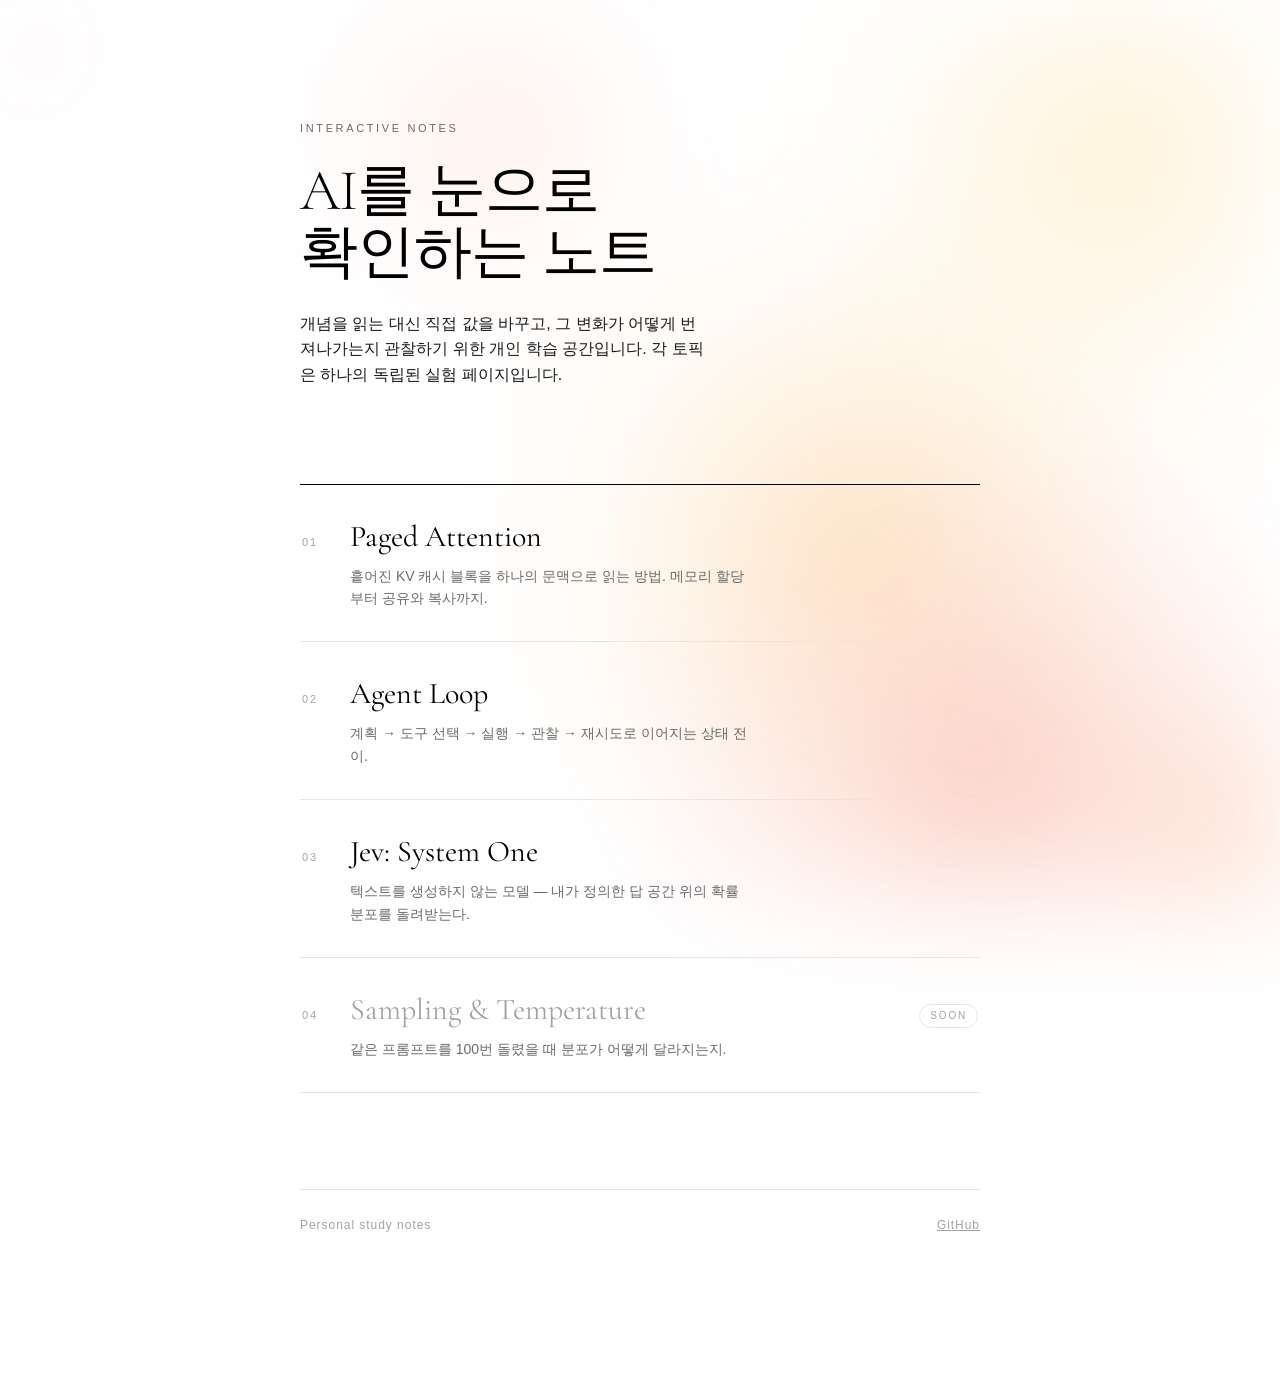
<file: index.html>
<!DOCTYPE html>
<html lang="ko">
<head>
<meta charset="utf-8">
<title>Interactive AI Notes</title>
<meta name="viewport" content="width=device-width, initial-scale=1">
<link rel="preconnect" href="https://fonts.googleapis.com">
<link rel="preconnect" href="https://fonts.gstatic.com" crossorigin>
<link href="https://fonts.googleapis.com/css2?family=Cormorant+Garamond:wght@300;400&display=swap" rel="stylesheet">
<link rel="stylesheet" href="/assets/site/palette.css">
<link rel="stylesheet" href="/assets/site/style.css">
</head>
<body>

<canvas id="backdrop"></canvas>

<main class="page">

  <header class="masthead">
    <p class="masthead__eyebrow">Interactive Notes</p>
    <h1 class="masthead__title">AI를 눈으로<br>확인하는 노트</h1>
    <p class="masthead__lede">
      개념을 읽는 대신 직접 값을 바꾸고, 그 변화가 어떻게 번져나가는지 관찰하기 위한
      개인 학습 공간입니다. 각 토픽은 하나의 독립된 실험 페이지입니다.
    </p>
  </header>

  <nav class="topics">

    <a class="topic" href="/experiments/paged-attention/">
      <div class="topic__row">
        <span class="topic__index">01</span>
        <h2 class="topic__name">Paged Attention</h2>
        <span class="topic__arrow">&#8594;</span>
      </div>
      <p class="topic__note">흩어진 KV 캐시 블록을 하나의 문맥으로 읽는 방법. 메모리 할당부터 공유와 복사까지.</p>
    </a>

    <a class="topic" href="/experiments/agent-loop/">
      <div class="topic__row">
        <span class="topic__index">02</span>
        <h2 class="topic__name">Agent Loop</h2>
        <span class="topic__arrow">&#8594;</span>
      </div>
      <p class="topic__note">계획 → 도구 선택 → 실행 → 관찰 → 재시도로 이어지는 상태 전이.</p>
    </a>

    <a class="topic" href="/experiments/jev-system-one/">
      <div class="topic__row">
        <span class="topic__index">03</span>
        <h2 class="topic__name">Jev: System One</h2>
        <span class="topic__arrow">&#8594;</span>
      </div>
      <p class="topic__note">텍스트를 생성하지 않는 모델 — 내가 정의한 답 공간 위의 확률 분포를 돌려받는다.</p>
    </a>

    <div class="topic topic--soon">
      <div class="topic__row">
        <span class="topic__index">04</span>
        <h2 class="topic__name">Sampling &amp; Temperature</h2>
        <span class="topic__tag">soon</span>
      </div>
      <p class="topic__note">같은 프롬프트를 100번 돌렸을 때 분포가 어떻게 달라지는지.</p>
    </div>

  </nav>

  <footer class="colophon">
    <span>Personal study notes</span>
    <a href="https://github.com/cindy-choi/cindy-choi.github.io">GitHub</a>
  </footer>

</main>

<script src="/assets/site/backdrop.js"></script>
</body>
</html>
</file>
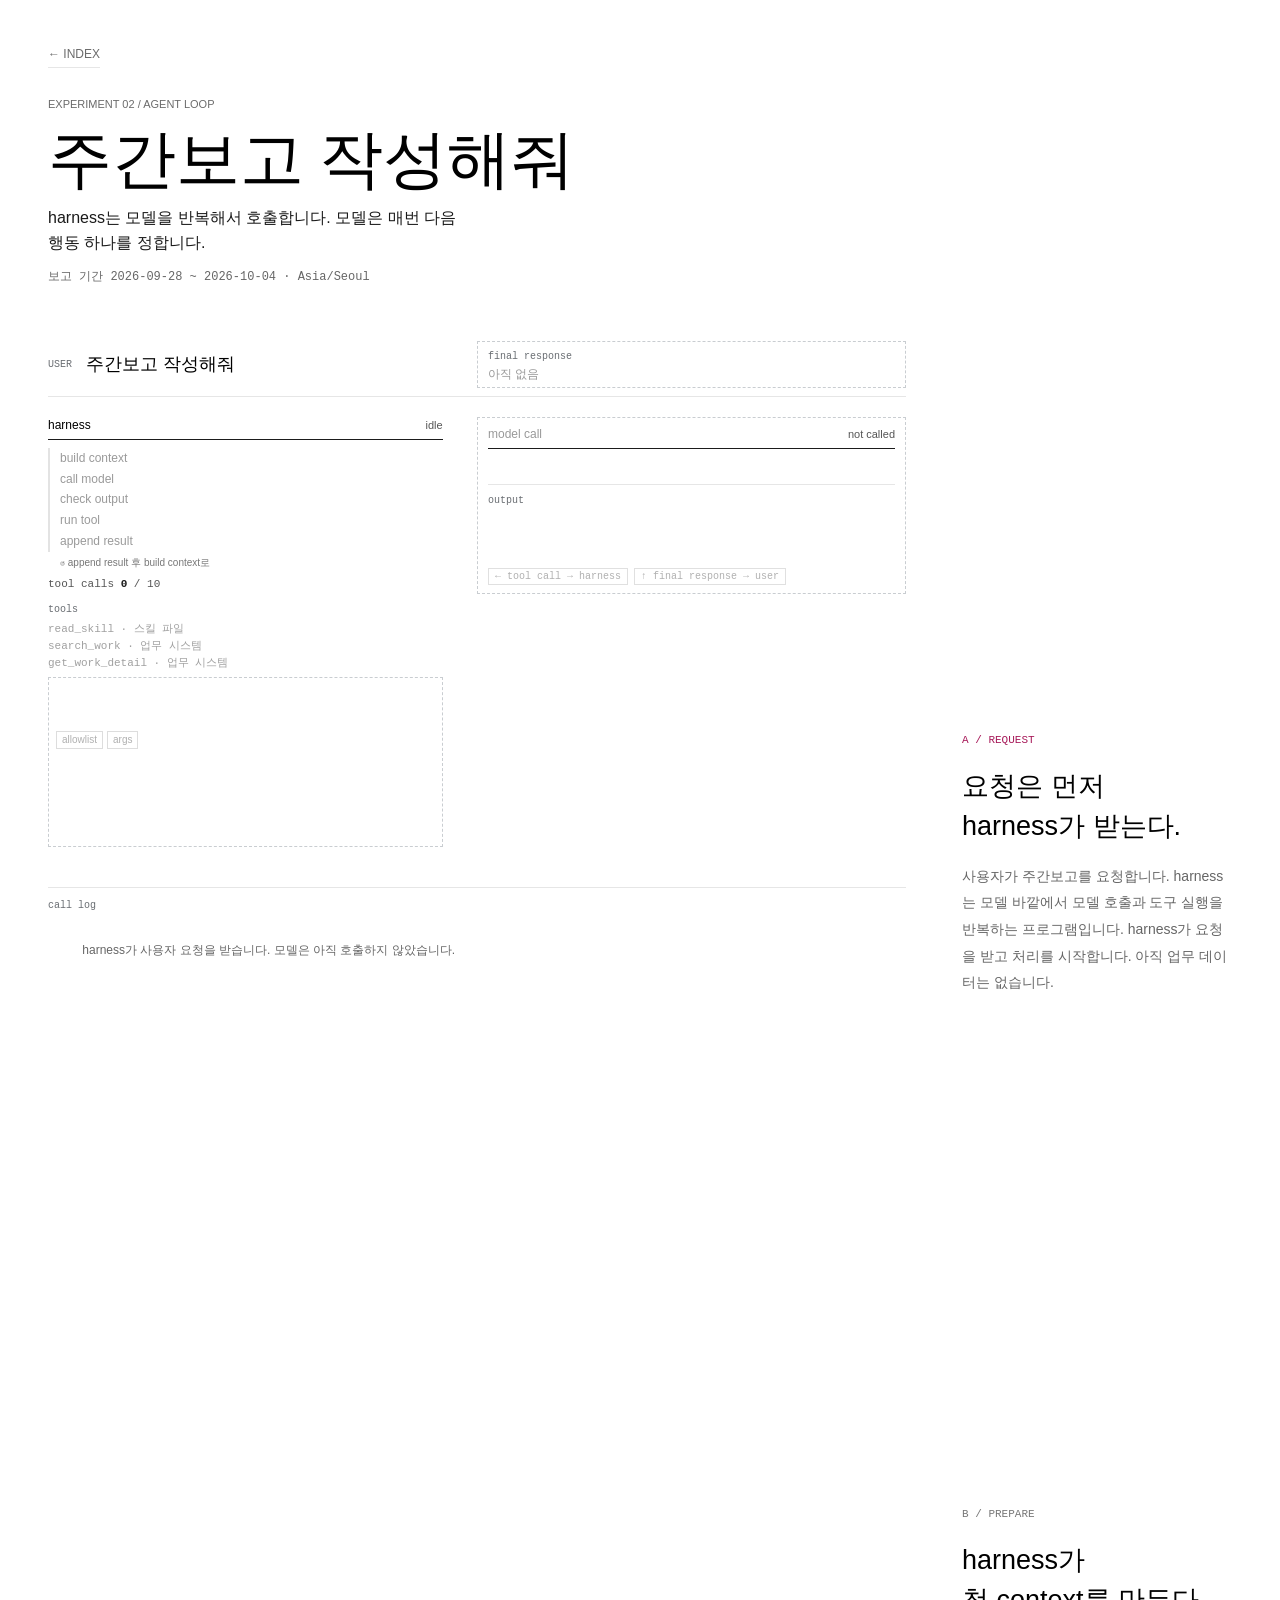
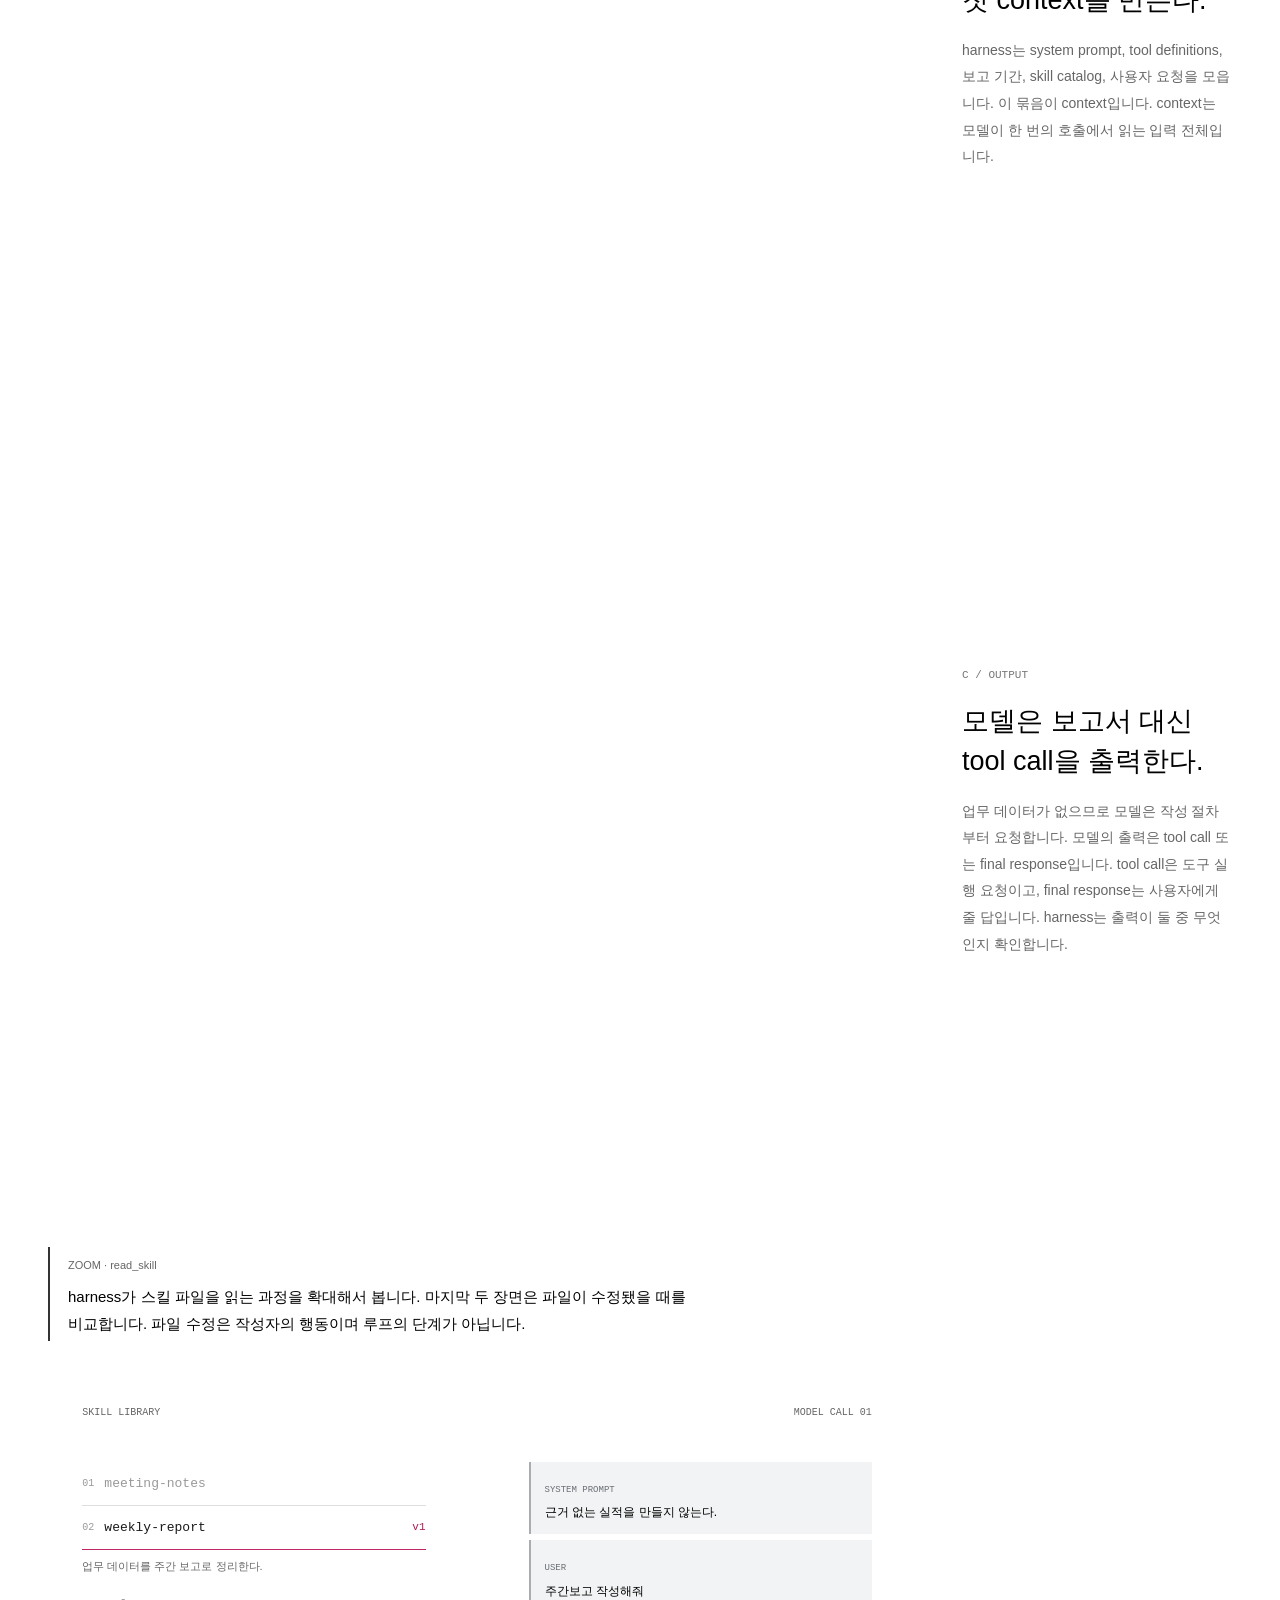
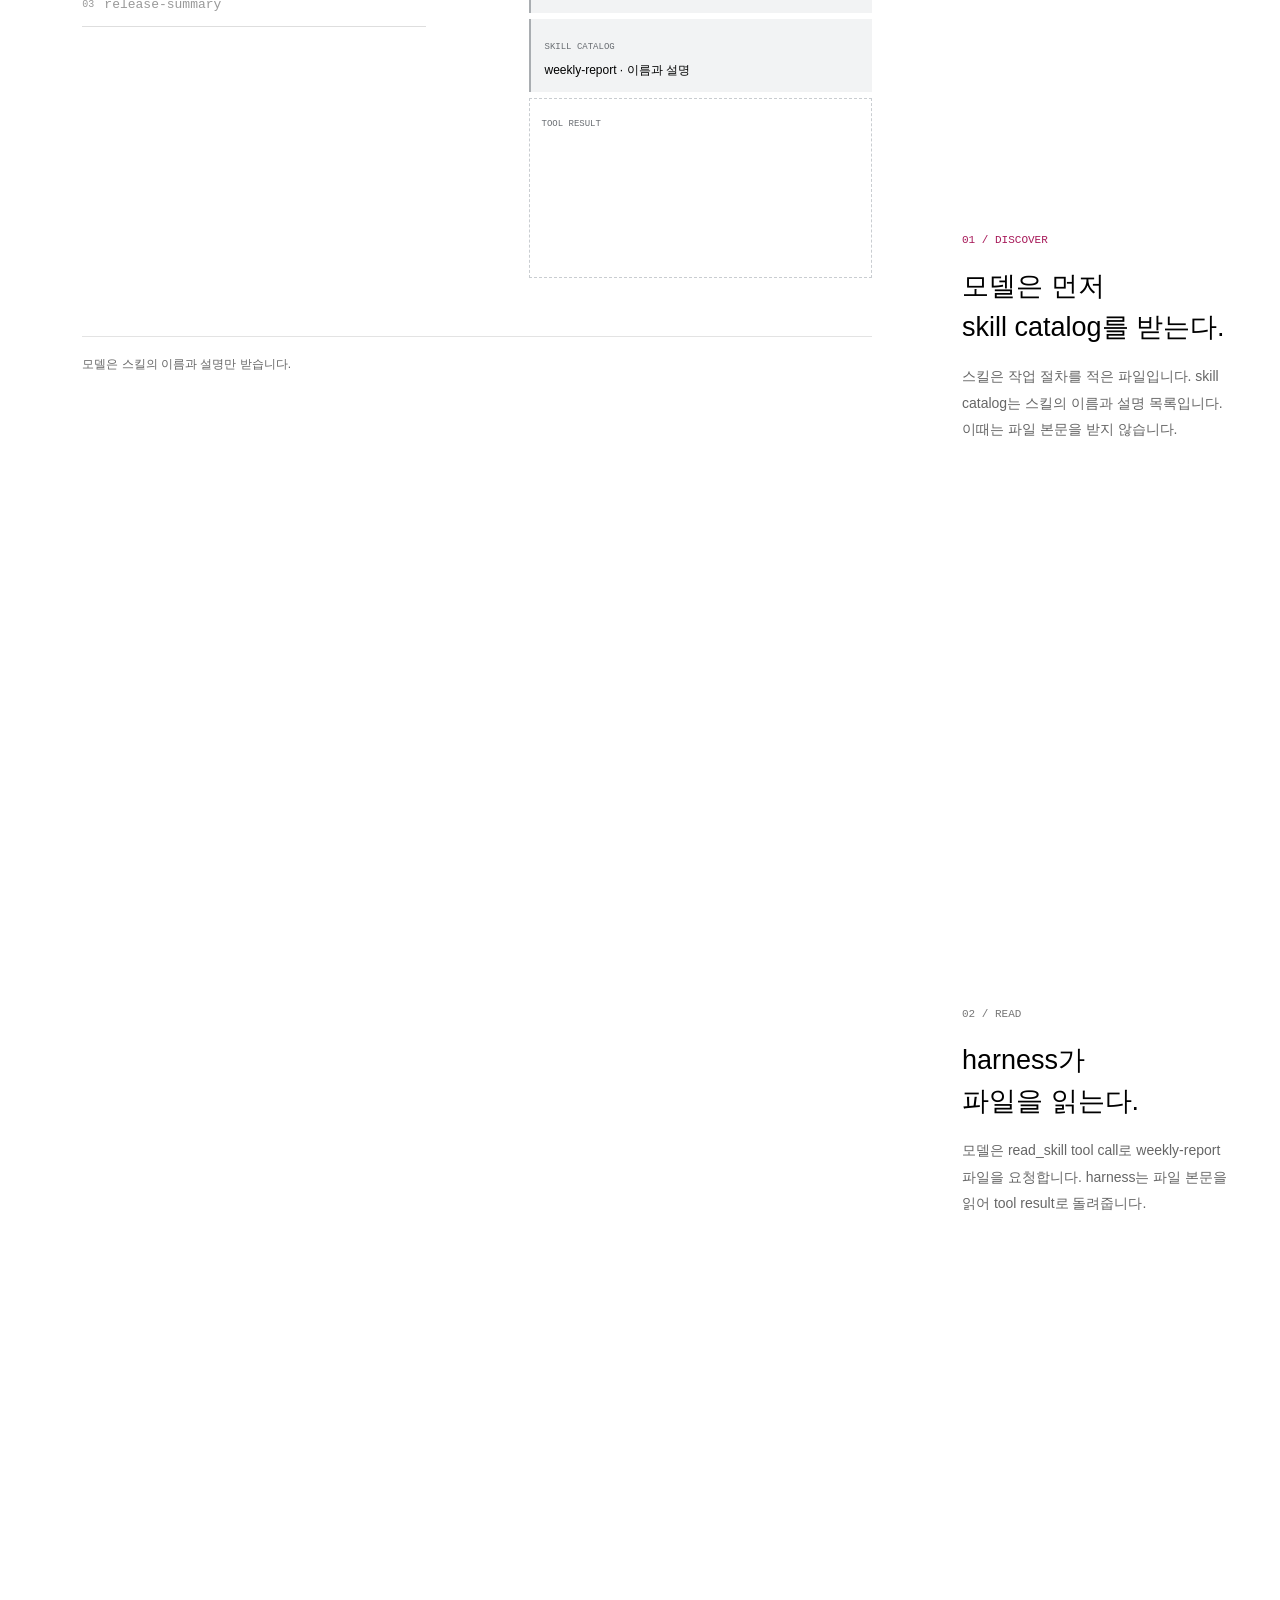
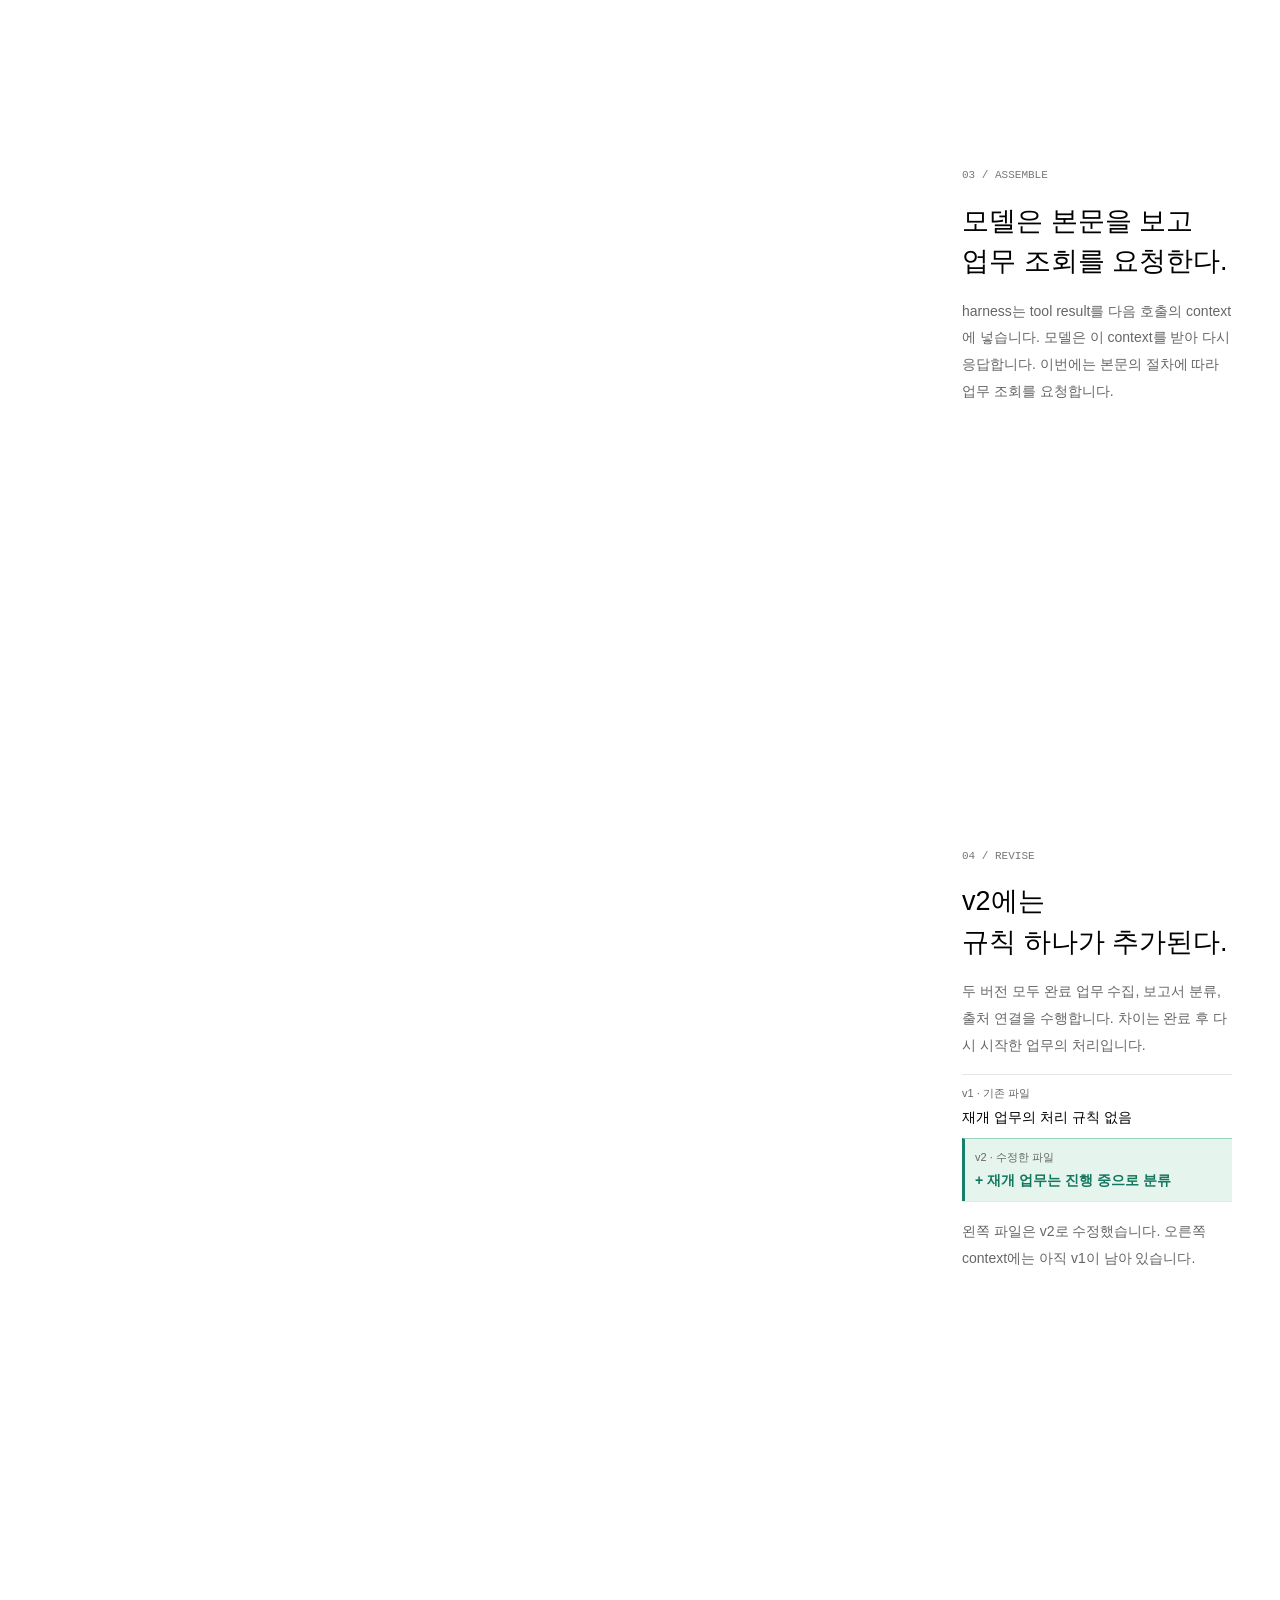
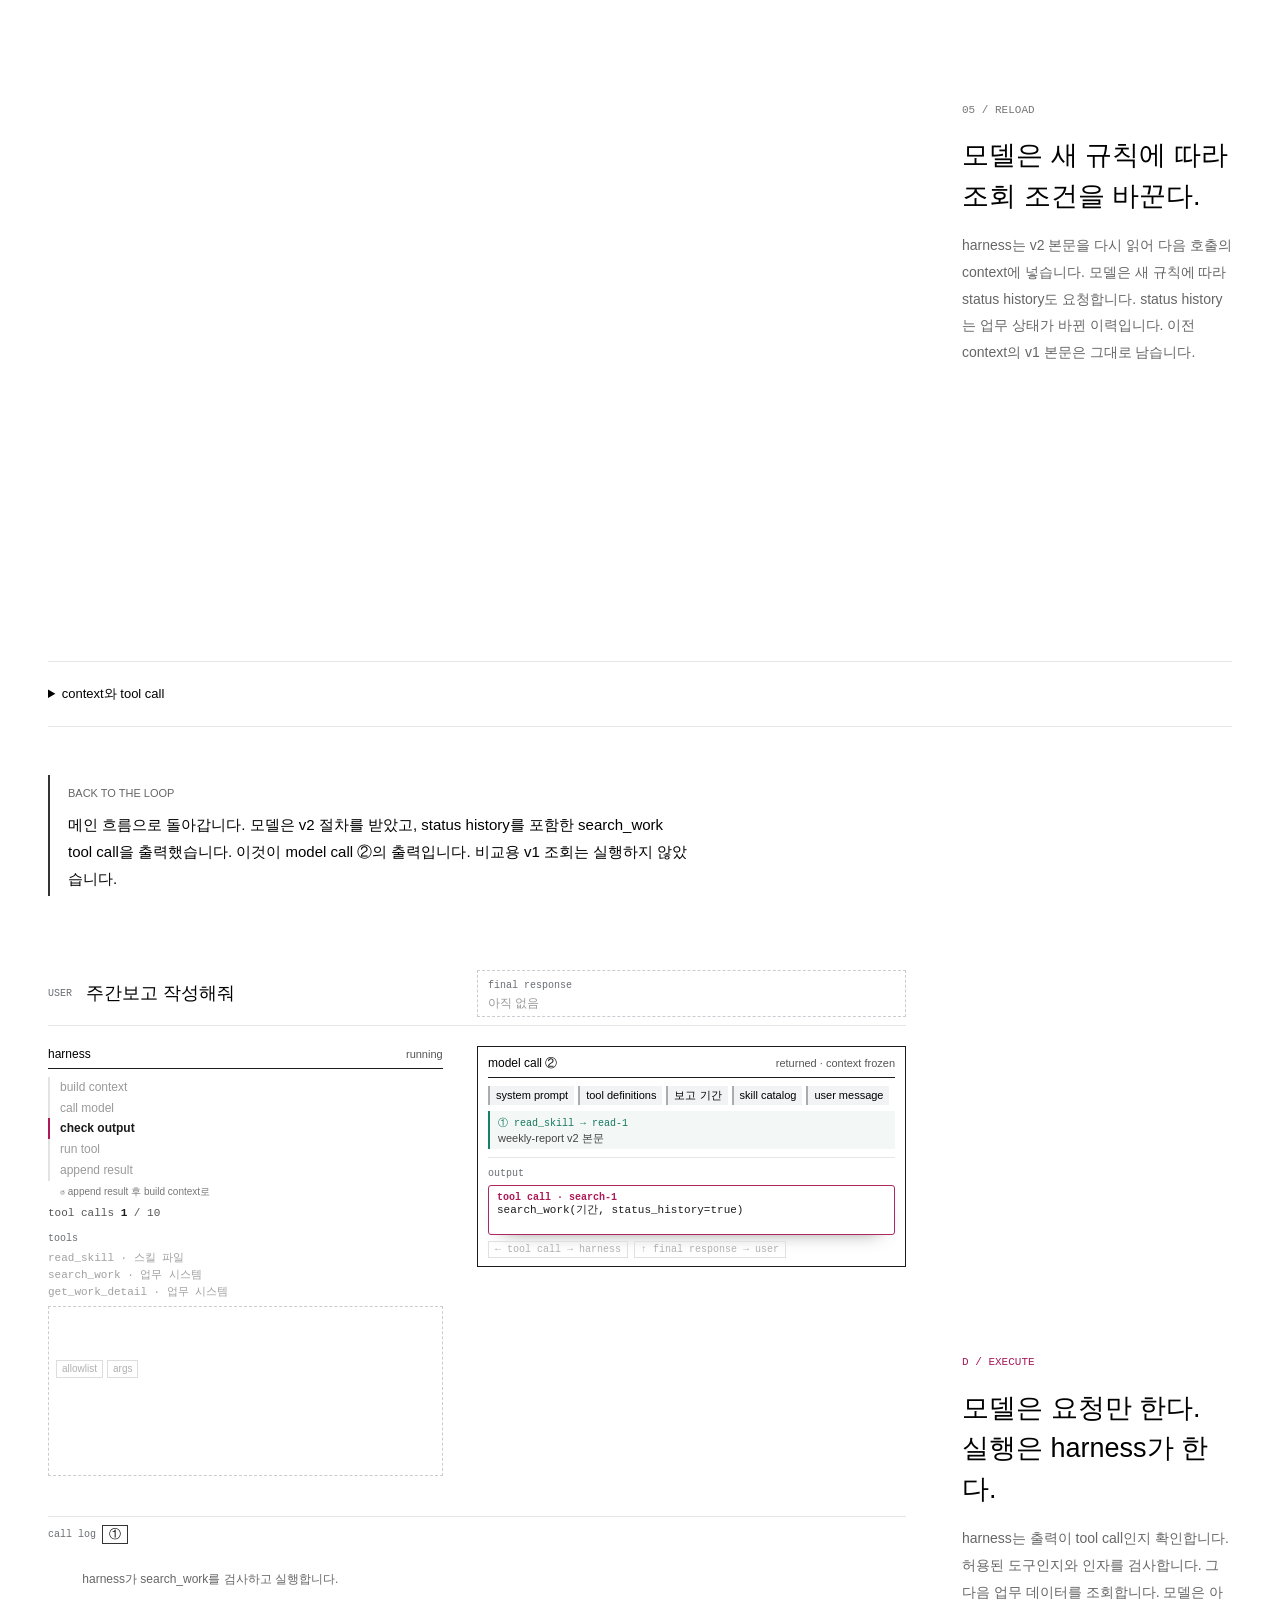
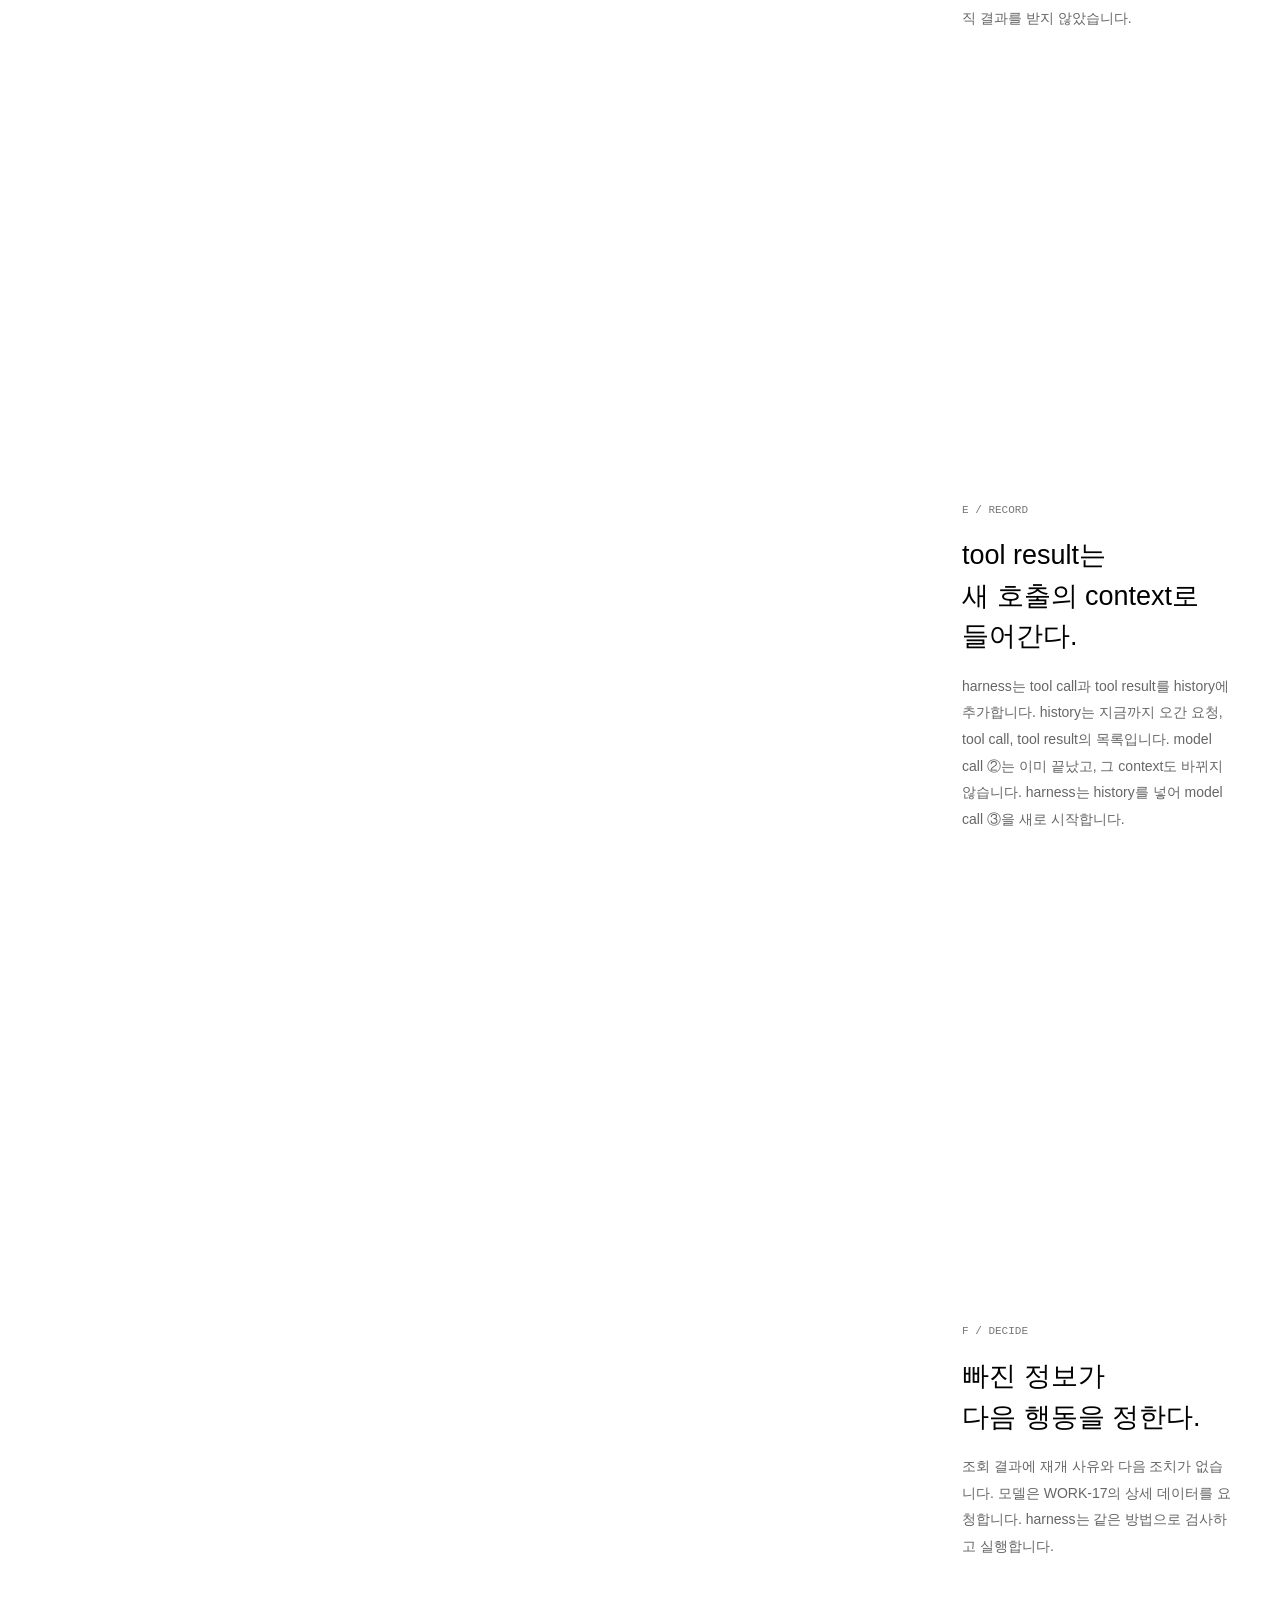
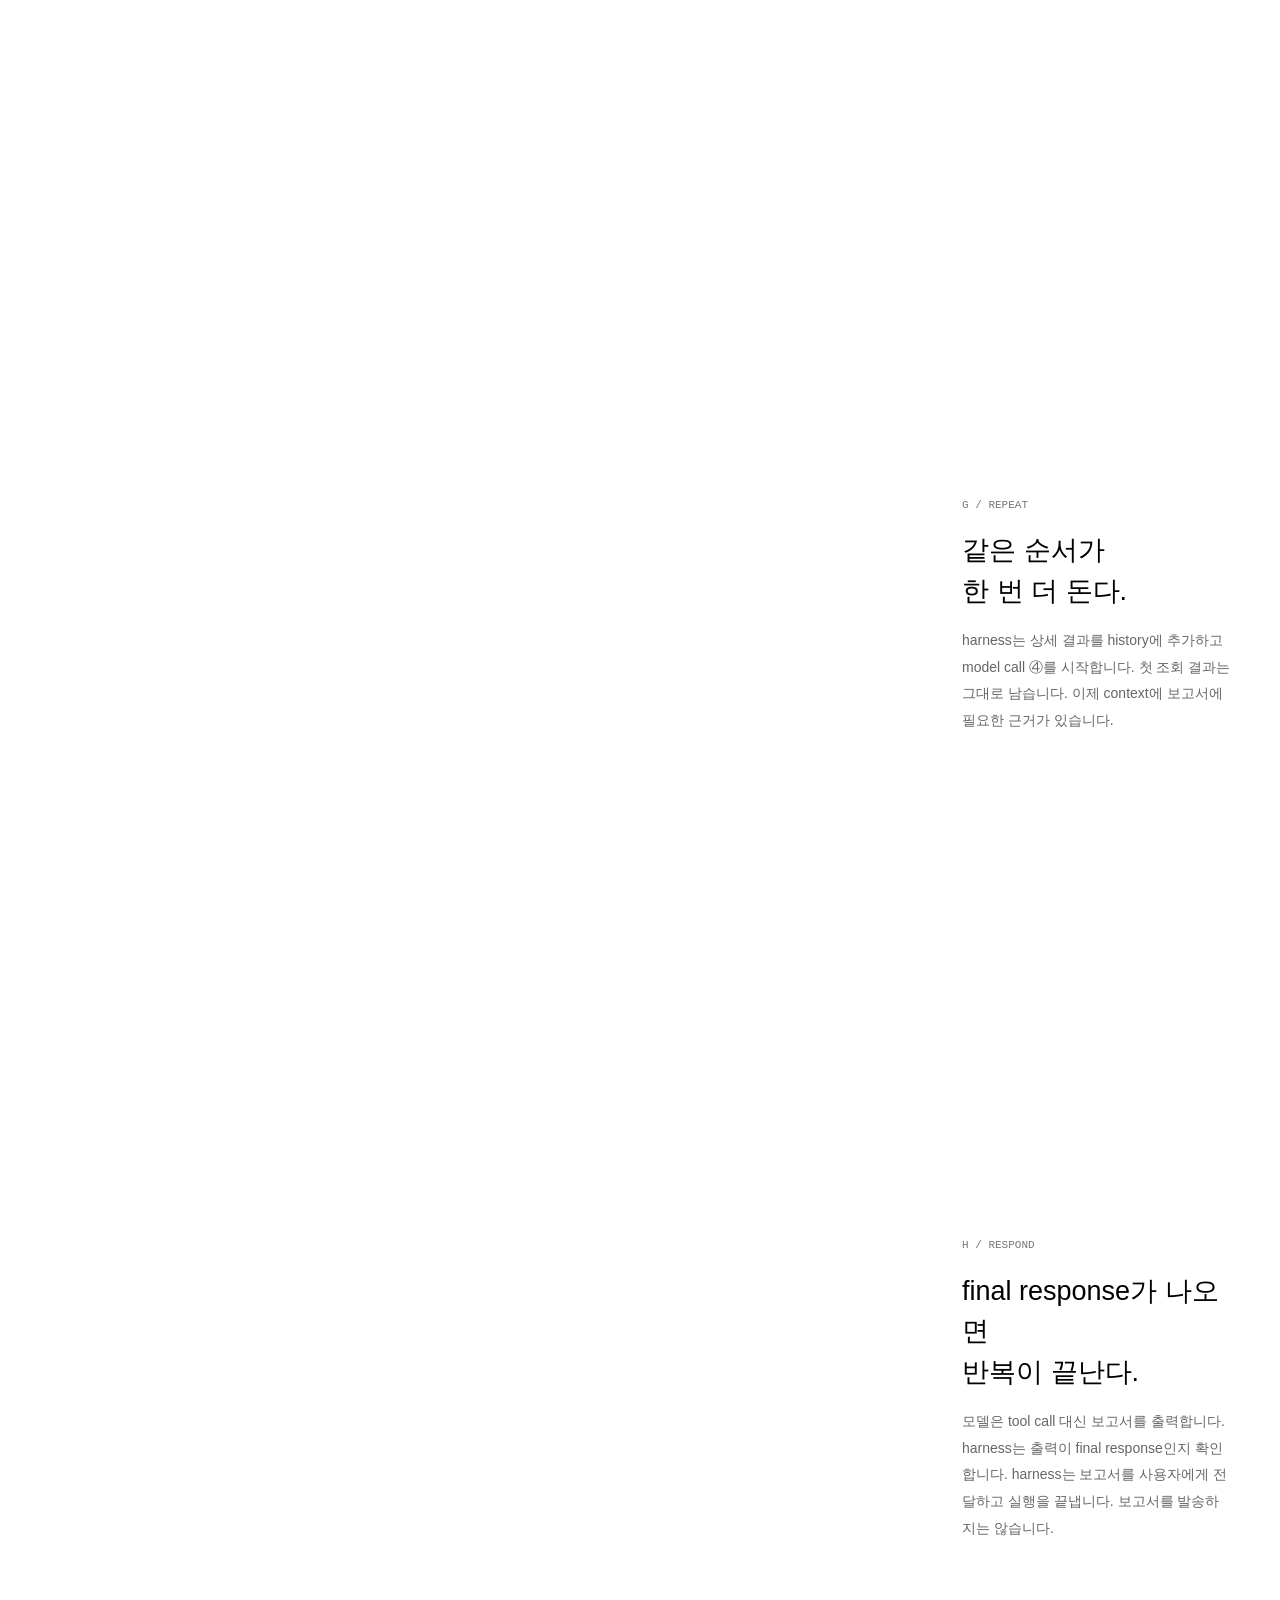
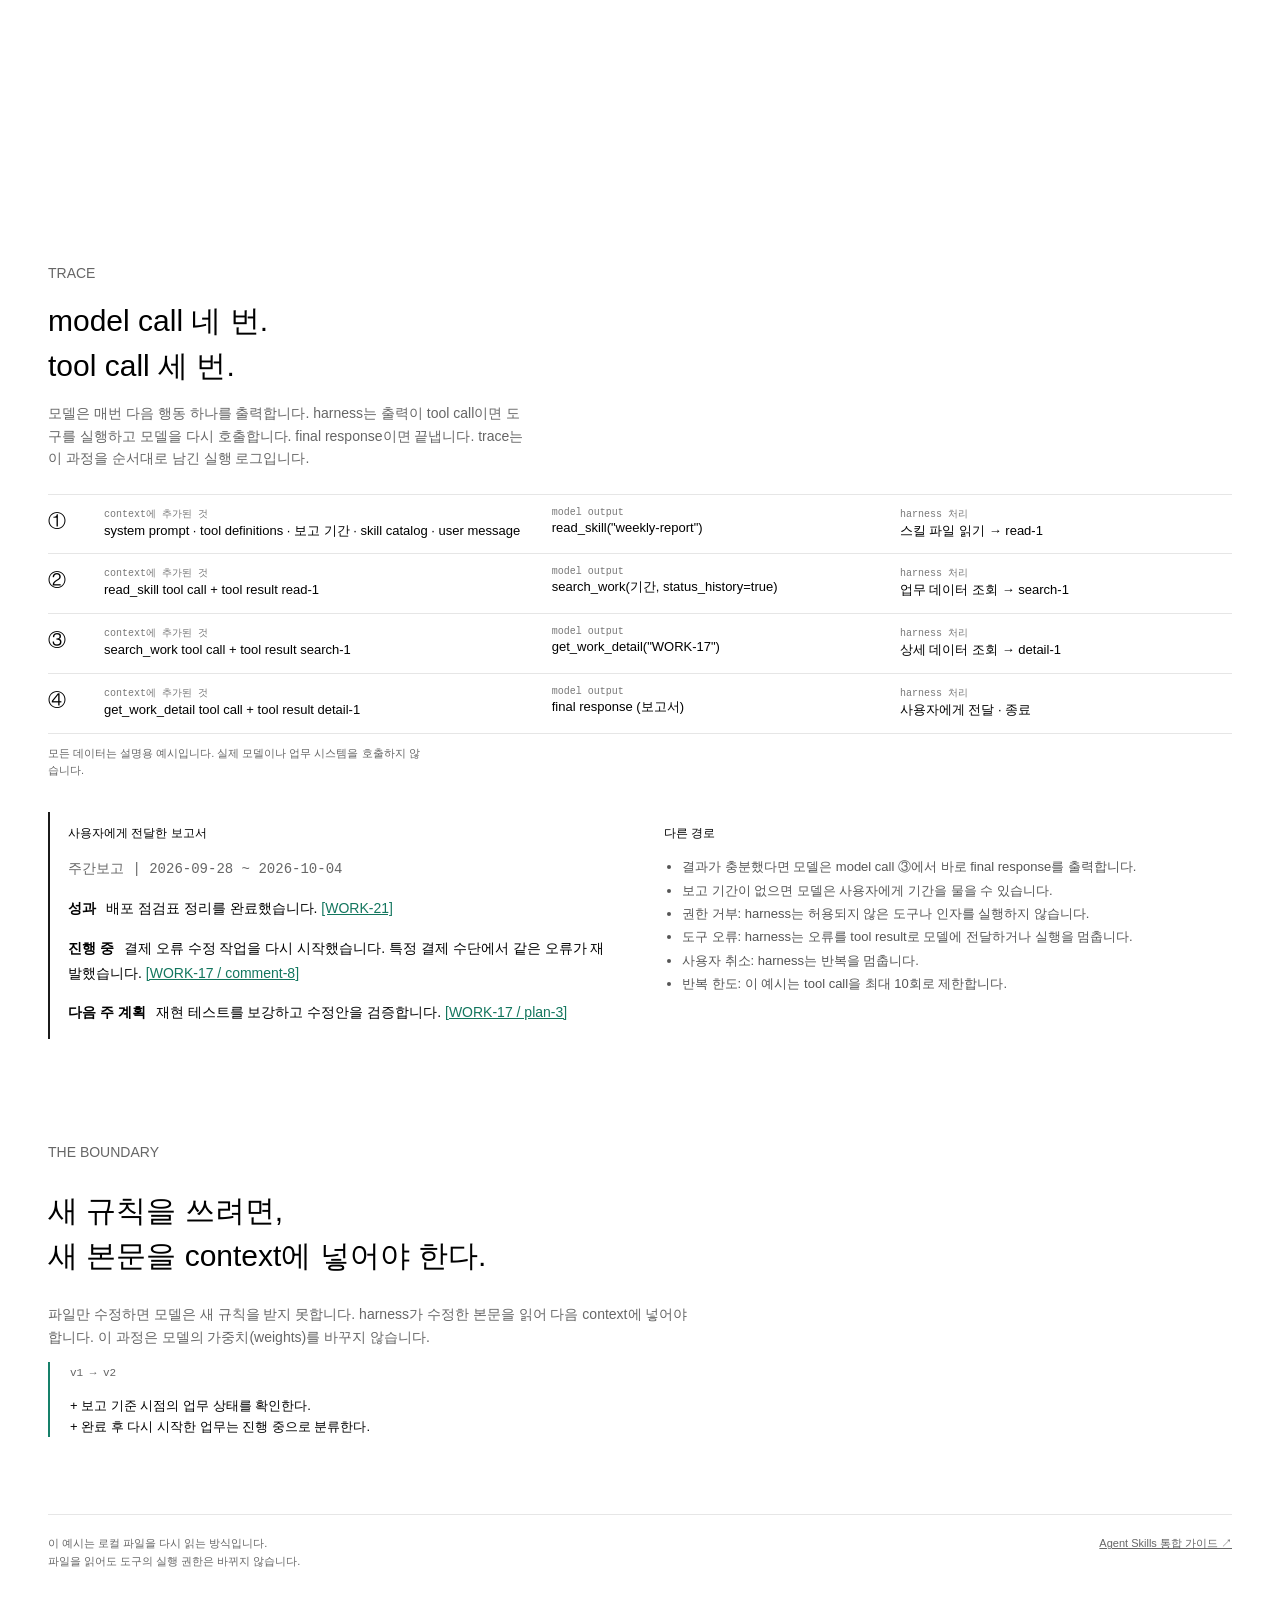
<file: experiments/agent-loop/index.html>
<!DOCTYPE html>
<html lang="ko">
<head>
<meta charset="utf-8">
<title>Agent Loop — 주간보고 작성해줘</title>
<meta name="viewport" content="width=device-width, initial-scale=1">
<link rel="preconnect" href="https://fonts.googleapis.com">
<link rel="preconnect" href="https://fonts.gstatic.com" crossorigin>
<link href="https://fonts.googleapis.com/css2?family=Cormorant+Garamond:wght@300;400&display=swap" rel="stylesheet">
<link rel="stylesheet" href="/assets/site/palette.css">
<link rel="stylesheet" href="/assets/site/style.css">
<link rel="stylesheet" href="./graphic.css">
<link rel="stylesheet" href="./loop.css">
</head>
<body>

<main class="page loop-page">

  <a class="back" href="/">&#8592; Index</a>

  <header class="masthead">
    <p class="masthead__eyebrow">Experiment 02 / Agent Loop</p>
    <h1 class="masthead__title">주간보고 작성해줘</h1>
    <p class="masthead__lede">harness는 모델을 반복해서 호출합니다. 모델은 매번 다음 행동 하나를 정합니다.</p>
    <p class="run-setting">보고 기간 2026-09-28 ~ 2026-10-04 · Asia/Seoul</p>
  </header>

  <section class="scrolly loop-scrolly" data-loop aria-label="요청 접수와 첫 model call">
    <div class="scrolly__stage" data-loop-stage><p class="graphic-caption" data-loop-caption></p></div>
    <div class="scrolly__steps">
      <article class="step" data-scene="A"><span class="step__index mono">A / REQUEST</span><h2>요청은 먼저<br>harness가 받는다.</h2><p>사용자가 주간보고를 요청합니다. harness는 모델 바깥에서 모델 호출과 도구 실행을 반복하는 프로그램입니다. harness가 요청을 받고 처리를 시작합니다. 아직 업무 데이터는 없습니다.</p></article>
      <article class="step" data-scene="B"><span class="step__index mono">B / PREPARE</span><h2>harness가<br>첫 context를 만든다.</h2><p>harness는 system prompt, tool definitions, 보고 기간, skill catalog, 사용자 요청을 모읍니다. 이 묶음이 context입니다. context는 모델이 한 번의 호출에서 읽는 입력 전체입니다.</p></article>
      <article class="step" data-scene="C"><span class="step__index mono">C / OUTPUT</span><h2>모델은 보고서 대신<br>tool call을 출력한다.</h2><p>업무 데이터가 없으므로 모델은 작성 절차부터 요청합니다. 모델의 출력은 tool call 또는 final response입니다. tool call은 도구 실행 요청이고, final response는 사용자에게 줄 답입니다. harness는 출력이 둘 중 무엇인지 확인합니다.</p></article>
    </div>
  </section>

  <aside class="bridge"><span class="eyebrow">ZOOM · read_skill</span><p>harness가 스킬 파일을 읽는 과정을 확대해서 봅니다. 마지막 두 장면은 파일이 수정됐을 때를 비교합니다. 파일 수정은 작성자의 행동이며 루프의 단계가 아닙니다.</p></aside>

  <section class="scrolly" id="skill-scrolly" aria-label="스킬 활성화와 개정 과정">
    <div class="scrolly__stage">
      <div class="graphic" id="graphic" role="img" aria-label="skill catalog와 context">
        <div class="graphic-heading"><span>SKILL LIBRARY</span><span id="call-label">MODEL CALL 01</span></div>
        <div class="library">
          <div class="library-item muted-item"><span>01</span>meeting-notes</div>
          <div class="library-item selected-item"><span>02</span>weekly-report<span id="store-badge" class="version">v1</span></div>
          <div class="catalog-description">업무 데이터를 주간 보고로 정리한다.</div>
          <div class="library-item muted-item"><span>03</span>release-summary</div>
        </div>
        <div class="input-stack">
          <div class="input-layer"><span>SYSTEM PROMPT</span><p>근거 없는 실적을 만들지 않는다.</p></div>
          <div class="input-layer"><span>USER</span><p>주간보고 작성해줘</p></div>
          <div class="input-layer"><span>SKILL CATALOG</span><p>weekly-report · 이름과 설명</p></div>
          <div class="skill-slot"><span>TOOL RESULT</span></div>
        </div>
        <div class="read-route"><span id="route-label">read_skill → harness → 본문</span></div>
        <div class="source-document" id="source-document"><div class="document-heading"><span>weekly-report</span><b>v2</b></div><p>완료 업무 수집</p><p class="new-rule"><span class="rule-label">+ 추가 규칙</span>재개 업무 → 진행 중</p><p>항목별 출처 연결</p></div>
        <div class="skill-document" id="skill-document"><div class="document-heading"><span>weekly-report</span><b id="document-version">v1</b></div><div class="document-body"><p>완료 업무 수집</p><p id="document-rule"><span class="rule-label" id="rule-label">기존 규칙</span><span id="rule-text">재개 업무 규칙 없음</span></p><p>항목별 출처 연결</p></div><span class="document-origin">read_skill 결과</span></div>
        <div class="frozen-copy" id="frozen-copy"><span>CALL 02 · context</span><strong>weekly-report <b>v1</b></strong></div>
        <div class="action-result"><span>NEXT TOOL CALL</span><strong>search_work</strong><p>status history: <b id="history-value">제외</b></p></div>
        <div class="graphic-progress" aria-hidden="true"><span></span></div>
      </div>
      <p id="graphic-caption" class="graphic-caption"></p>
    </div>

    <div class="scrolly__steps">
      <article class="step"><span class="step__index mono">01 / DISCOVER</span><h2>모델은 먼저<br>skill catalog를 받는다.</h2><p>스킬은 작업 절차를 적은 파일입니다. skill catalog는 스킬의 이름과 설명 목록입니다. 이때는 파일 본문을 받지 않습니다.</p></article>
      <article class="step"><span class="step__index mono">02 / READ</span><h2>harness가<br>파일을 읽는다.</h2><p>모델은 read_skill tool call로 weekly-report 파일을 요청합니다. harness는 파일 본문을 읽어 tool result로 돌려줍니다.</p></article>
      <article class="step"><span class="step__index mono">03 / ASSEMBLE</span><h2>모델은 본문을 보고<br>업무 조회를 요청한다.</h2><p>harness는 tool result를 다음 호출의 context에 넣습니다. 모델은 이 context를 받아 다시 응답합니다. 이번에는 본문의 절차에 따라 업무 조회를 요청합니다.</p></article>
      <article class="step"><span class="step__index mono">04 / REVISE</span><h2>v2에는<br>규칙 하나가 추가된다.</h2><p>두 버전 모두 완료 업무 수집, 보고서 분류, 출처 연결을 수행합니다. 차이는 완료 후 다시 시작한 업무의 처리입니다.</p><dl class="version-comparison"><div><dt>v1 · 기존 파일</dt><dd>재개 업무의 처리 규칙 없음</dd></div><div><dt>v2 · 수정한 파일</dt><dd><strong>+ 재개 업무는 진행 중으로 분류</strong></dd></div></dl><p>왼쪽 파일은 v2로 수정했습니다. 오른쪽 context에는 아직 v1이 남아 있습니다.</p></article>
      <article class="step"><span class="step__index mono">05 / RELOAD</span><h2>모델은 새 규칙에 따라<br>조회 조건을 바꾼다.</h2><p>harness는 v2 본문을 다시 읽어 다음 호출의 context에 넣습니다. 모델은 새 규칙에 따라 status history도 요청합니다. status history는 업무 상태가 바뀐 이력입니다. 이전 context의 v1 본문은 그대로 남습니다.</p></article>
    </div>
  </section>

  <details class="technical-detail"><summary>context와 tool call</summary><p>model call은 모델에 context를 보내 응답을 받는 한 번의 과정입니다. harness는 파일 본문을 tool result로 다음 context에 넣습니다. read_skill은 파일 읽기 tool call이고, search_work는 업무 조회 tool call입니다. include_status_history가 false이면 status history를 조회하지 않고, true이면 함께 조회합니다. 아래 데이터는 설명용 예시입니다. 실제 API 규격이 아니며, 실제 업무를 조회하지 않습니다.</p><div class="technical-columns"><section><h3>모델에 전달한 context</h3><div id="context-blocks"></div></section><section><h3>현재 단계의 데이터</h3><pre id="payload"></pre></section></div></details>

  <aside class="bridge"><span class="eyebrow">BACK TO THE LOOP</span><p>메인 흐름으로 돌아갑니다. 모델은 v2 절차를 받았고, status history를 포함한 search_work tool call을 출력했습니다. 이것이 model call ②의 출력입니다. 비교용 v1 조회는 실행하지 않았습니다.</p></aside>

  <section class="scrolly loop-scrolly" data-loop aria-label="도구 실행과 반복, final response">
    <div class="scrolly__stage" data-loop-stage><p class="graphic-caption" data-loop-caption></p></div>
    <div class="scrolly__steps">
      <article class="step" data-scene="D"><span class="step__index mono">D / EXECUTE</span><h2>모델은 요청만 한다.<br>실행은 harness가 한다.</h2><p>harness는 출력이 tool call인지 확인합니다. 허용된 도구인지와 인자를 검사합니다. 그다음 업무 데이터를 조회합니다. 모델은 아직 결과를 받지 않았습니다.</p></article>
      <article class="step" data-scene="E"><span class="step__index mono">E / RECORD</span><h2>tool result는<br>새 호출의 context로 들어간다.</h2><p>harness는 tool call과 tool result를 history에 추가합니다. history는 지금까지 오간 요청, tool call, tool result의 목록입니다. model call ②는 이미 끝났고, 그 context도 바뀌지 않습니다. harness는 history를 넣어 model call ③을 새로 시작합니다.</p></article>
      <article class="step" data-scene="F"><span class="step__index mono">F / DECIDE</span><h2>빠진 정보가<br>다음 행동을 정한다.</h2><p>조회 결과에 재개 사유와 다음 조치가 없습니다. 모델은 WORK-17의 상세 데이터를 요청합니다. harness는 같은 방법으로 검사하고 실행합니다.</p></article>
      <article class="step" data-scene="G"><span class="step__index mono">G / REPEAT</span><h2>같은 순서가<br>한 번 더 돈다.</h2><p>harness는 상세 결과를 history에 추가하고 model call ④를 시작합니다. 첫 조회 결과는 그대로 남습니다. 이제 context에 보고서에 필요한 근거가 있습니다.</p></article>
      <article class="step" data-scene="H"><span class="step__index mono">H / RESPOND</span><h2>final response가 나오면<br>반복이 끝난다.</h2><p>모델은 tool call 대신 보고서를 출력합니다. harness는 출력이 final response인지 확인합니다. harness는 보고서를 사용자에게 전달하고 실행을 끝냅니다. 보고서를 발송하지는 않습니다.</p></article>
    </div>
  </section>

  <section class="run-record" aria-labelledby="run-record-title">
    <p class="eyebrow">TRACE</p>
    <h2 id="run-record-title">model call 네 번.<br>tool call 세 번.</h2>
    <p>모델은 매번 다음 행동 하나를 출력합니다. harness는 출력이 tool call이면 도구를 실행하고 모델을 다시 호출합니다. final response이면 끝냅니다. trace는 이 과정을 순서대로 남긴 실행 로그입니다.</p>
    <ol class="run-list" id="run-list" aria-label="model call trace"></ol>
    <p class="run-note">모든 데이터는 설명용 예시입니다. 실제 모델이나 업무 시스템을 호출하지 않습니다.</p>
    <div class="run-columns">
      <section class="run-report"><h3>사용자에게 전달한 보고서</h3><p class="mono">주간보고 | 2026-09-28 ~ 2026-10-04</p><div id="run-report"></div></section>
      <section class="run-stops"><h3>다른 경로</h3><ul>
        <li>결과가 충분했다면 모델은 model call ③에서 바로 final response를 출력합니다.</li>
        <li>보고 기간이 없으면 모델은 사용자에게 기간을 물을 수 있습니다.</li>
        <li>권한 거부: harness는 허용되지 않은 도구나 인자를 실행하지 않습니다.</li>
        <li>도구 오류: harness는 오류를 tool result로 모델에 전달하거나 실행을 멈춥니다.</li>
        <li>사용자 취소: harness는 반복을 멈춥니다.</li>
        <li>반복 한도: 이 예시는 tool call을 최대 10회로 제한합니다.</li>
      </ul></section>
    </div>
  </section>

  <p id="announcement" class="sr-only" role="status" aria-live="polite"></p>
  <section class="next-chapter"><p class="eyebrow">THE BOUNDARY</p><h2>새 규칙을 쓰려면,<br>새 본문을 context에 넣어야 한다.</h2><p>파일만 수정하면 모델은 새 규칙을 받지 못합니다. harness가 수정한 본문을 읽어 다음 context에 넣어야 합니다. 이 과정은 모델의 가중치(weights)를 바꾸지 않습니다.</p><div class="skill-diff"><span class="mono">v1 → v2</span><p>+ 보고 기준 시점의 업무 상태를 확인한다.<br>+ 완료 후 다시 시작한 업무는 진행 중으로 분류한다.</p></div></section>
  <footer class="loop-footer"><span>이 예시는 로컬 파일을 다시 읽는 방식입니다.<br>파일을 읽어도 도구의 실행 권한은 바뀌지 않습니다.</span><a href="https://agentskills.io/integrate-skills" target="_blank" rel="noopener noreferrer">Agent Skills 통합 가이드 ↗</a></footer>
  <noscript>이 실험을 실행하려면 JavaScript가 필요합니다.</noscript>
</main>

<template id="loop-template">
  <div class="loop-graphic" role="img" aria-label="harness와 model call">
    <div class="loop-user">
      <span class="loop-label">USER</span>
      <p class="loop-request" data-anchor="request">주간보고 작성해줘</p>
      <div class="loop-response"><span class="loop-label">final response</span><p data-response>아직 없음</p></div>
    </div>
    <div class="loop-runtime">
      <div class="loop-head"><span>harness</span><span data-status>idle</span></div>
      <ol class="loop-phases">
        <li data-phase="prepare">build context</li>
        <li data-phase="call">call model</li>
        <li data-phase="check">check output</li>
        <li data-phase="execute">run tool</li>
        <li data-phase="record">append result</li>
      </ol>
      <p class="loop-repeat">↺ append result 후 build context로</p>
      <p class="loop-counter">tool calls <b data-counter>0</b> / 10</p>
      <div class="loop-tools">
        <span class="loop-label">tools</span>
        <ul>
          <li data-tool="read_skill">read_skill · 스킬 파일</li>
          <li data-tool="search_work">search_work · 업무 시스템</li>
          <li data-tool="get_work_detail">get_work_detail · 업무 시스템</li>
        </ul>
        <div class="loop-dock" data-dock>
          <div class="loop-docked" data-docked></div>
          <p class="loop-checks"><span data-check>allowlist</span><span data-check>args</span></p>
          <div class="loop-result" data-result></div>
        </div>
      </div>
    </div>
    <div class="loop-model">
      <div class="loop-card" data-card>
        <div class="loop-head"><span data-call-label>model call</span><span data-card-state>호출 전</span></div>
        <ul class="loop-base" aria-label="context">
          <li>system prompt</li><li>tool definitions</li><li>보고 기간</li><li>skill catalog</li><li>user message</li>
        </ul>
        <ol class="loop-records" data-records></ol>
        <div class="loop-output">
          <span class="loop-label">output</span>
          <div class="loop-output-doc" data-output></div>
          <p class="loop-exits"><span data-exit="tool">← tool call → harness</span><span data-exit="final">↑ final response → user</span></p>
        </div>
      </div>
    </div>
    <div class="loop-ledger"><span class="loop-label">call log</span><span data-ledger></span></div>
    <div class="loop-mover" data-mover></div>
  </div>
</template>

<script src="./main.js"></script>
</body>
</html>
</file>
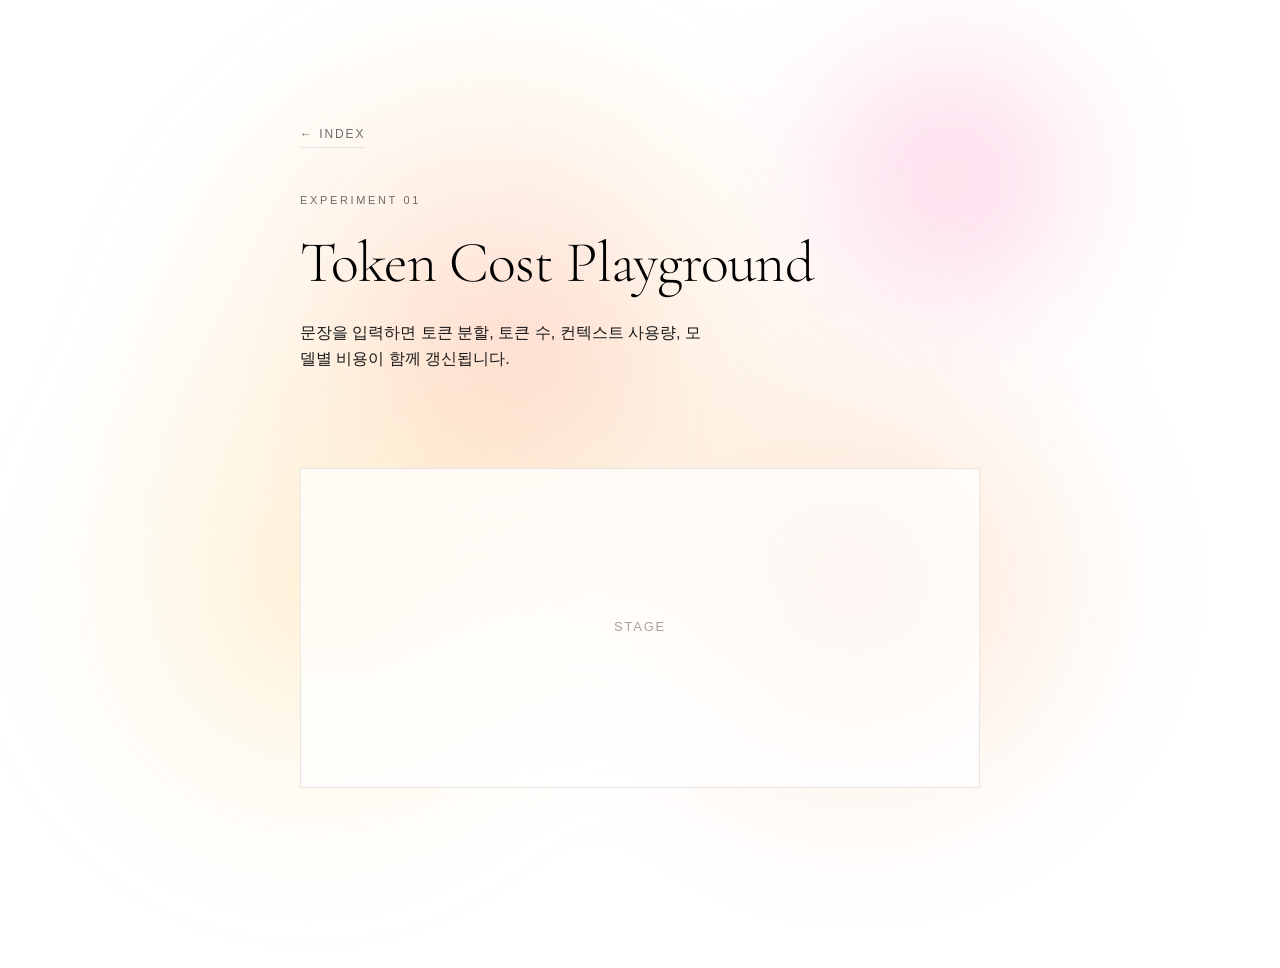
<file: experiments/token-cost/index.html>
<!DOCTYPE html>
<html lang="ko">
<head>
<meta charset="utf-8">
<title>Token Cost Playground — Interactive AI Notes</title>
<meta name="viewport" content="width=device-width, initial-scale=1">
<link rel="preconnect" href="https://fonts.googleapis.com">
<link rel="preconnect" href="https://fonts.gstatic.com" crossorigin>
<link href="https://fonts.googleapis.com/css2?family=Cormorant+Garamond:wght@300;400&display=swap" rel="stylesheet">
<link rel="stylesheet" href="/assets/site/palette.css">
<link rel="stylesheet" href="/assets/site/style.css">
</head>
<body>

<canvas id="backdrop"></canvas>

<main class="page">

  <a class="back" href="/">&#8592; Index</a>

  <header class="masthead">
    <p class="masthead__eyebrow">Experiment 01</p>
    <h1 class="masthead__title">Token Cost Playground</h1>
    <p class="masthead__lede">문장을 입력하면 토큰 분할, 토큰 수, 컨텍스트 사용량, 모델별 비용이 함께 갱신됩니다.</p>
  </header>

  <section class="stage" id="stage">
    stage
  </section>

</main>

<script src="/assets/site/backdrop.js"></script>
<script src="./main.js"></script>
</body>
</html>
</file>
<file: assets/site/palette.css>
/* ------------------------------------------------------------------
   Palette — warm gradient artifacts on a black & white page.
   Warm hues are used ONLY for background artifacts and small accents.
   Text and layout stay strictly black / white / grey.
------------------------------------------------------------------ */

:root {
  /* Warm core (from reference imagery) */
  --warm-amber:    #f59300;
  --warm-tangerine:#f26b0f;
  --warm-ember:    #e8300c;
  --warm-magenta:  #f0157a;
  --warm-butter:   #ffc24b;
  --warm-blush:    #ffb59c;

  /* Warm neutrals */
  --warm-lilac:    #e3d3ec;
  --warm-cream:    #f6efe6;

  /* Monochrome scale */
  --ink:           #000000;
  --ink-soft:      #1a1a1a;
  --ink-muted:     #6b6b6b;
  --ink-faint:     #a3a3a3;
  --rule:          #e6e6e6;
  --paper:         #ffffff;

  /* Type */
  --font-display: "Cormorant Garamond", "Times New Roman", serif;
  --font-body: -apple-system, BlinkMacSystemFont, "Helvetica Neue", Arial, sans-serif;

  /* Rhythm */
  --page-max: 760px;
  --ease: cubic-bezier(0.22, 0.61, 0.36, 1);
}
</file>
<file: assets/site/style.css>
/* ------------------------------------------------------------------
   Base layout — simple structure, refined details.
------------------------------------------------------------------ */

*, *::before, *::after { box-sizing: border-box; }

html { -webkit-font-smoothing: antialiased; }

body {
  margin: 0;
  background: var(--paper);
  color: var(--ink);
  font-family: var(--font-body);
  font-size: 16px;
  line-height: 1.6;
}

/* Background canvas ------------------------------------------------ */

#backdrop {
  position: fixed;
  inset: 0;
  z-index: 0;
  width: 100%;
  height: 100%;
  filter: blur(60px) saturate(1.05);
  opacity: 0.28;
  pointer-events: none;
}

.page {
  position: relative;
  z-index: 1;
  max-width: var(--page-max);
  margin: 0 auto;
  padding: 120px 40px 140px;
}

/* Masthead --------------------------------------------------------- */

.masthead { margin-bottom: 96px; }

.masthead__eyebrow {
  font-size: 11px;
  letter-spacing: 0.24em;
  text-transform: uppercase;
  color: var(--ink-muted);
  margin: 0 0 22px;
}

.masthead__title {
  font-family: var(--font-display);
  font-weight: 300;
  font-size: 58px;
  line-height: 1.08;
  letter-spacing: -0.015em;
  margin: 0 0 26px;
}

.masthead__lede {
  max-width: 46ch;
  margin: 0;
  color: var(--ink-soft);
}

/* Topic list ------------------------------------------------------- */

.topics {
  border-top: 1px solid var(--ink);
  margin: 0;
}

.topic {
  position: relative;
  display: block;
  padding: 34px 2px 32px;
  border-bottom: 1px solid var(--rule);
  color: inherit;
  text-decoration: none;
  overflow: hidden;
  transition: padding-left 0.5s var(--ease);
}

/* Warm wash that wipes in on hover */
.topic::before {
  content: "";
  position: absolute;
  inset: 0;
  transform: scaleX(0);
  transform-origin: left center;
  background: linear-gradient(
    90deg,
    rgba(245, 147, 0, 0.16),
    rgba(240, 21, 122, 0.10) 55%,
    rgba(255, 255, 255, 0) 100%
  );
  transition: transform 0.55s var(--ease);
}

.topic:hover::before,
.topic:focus-visible::before { transform: scaleX(1); }

.topic:hover,
.topic:focus-visible { padding-left: 22px; outline: none; }

.topic:focus-visible { box-shadow: inset 2px 0 0 var(--ink); }

.topic__row {
  position: relative;
  display: flex;
  align-items: baseline;
  gap: 20px;
}

.topic__index {
  font-size: 11px;
  letter-spacing: 0.16em;
  color: var(--ink-faint);
  min-width: 28px;
  transition: color 0.4s var(--ease);
}

.topic:hover .topic__index { color: var(--ink); }

.topic__name {
  font-family: var(--font-display);
  font-weight: 400;
  font-size: 30px;
  line-height: 1.2;
  margin: 0;
  flex: 1;
}

.topic__arrow {
  font-size: 18px;
  color: var(--ink-faint);
  transform: translateX(-6px);
  opacity: 0;
  transition: transform 0.45s var(--ease), opacity 0.45s var(--ease), color 0.45s var(--ease);
}

.topic:hover .topic__arrow,
.topic:focus-visible .topic__arrow {
  opacity: 1;
  transform: translateX(0);
  color: var(--ink);
}

.topic__note {
  position: relative;
  margin: 10px 0 0 48px;
  max-width: 52ch;
  color: var(--ink-muted);
  font-size: 14px;
}

.topic--soon { cursor: default; }
.topic--soon .topic__name { color: var(--ink-faint); }

.topic__tag {
  position: relative;
  font-size: 10px;
  letter-spacing: 0.18em;
  text-transform: uppercase;
  color: var(--ink-faint);
  border: 1px solid var(--rule);
  border-radius: 999px;
  padding: 3px 10px;
}

/* Footer ----------------------------------------------------------- */

.colophon {
  margin-top: 96px;
  padding-top: 26px;
  border-top: 1px solid var(--rule);
  font-size: 12px;
  letter-spacing: 0.08em;
  color: var(--ink-faint);
  display: flex;
  justify-content: space-between;
}

.colophon a { color: inherit; }

/* Experiment page shell -------------------------------------------- */

.back {
  display: inline-block;
  margin-bottom: 44px;
  font-size: 12px;
  letter-spacing: 0.16em;
  text-transform: uppercase;
  color: var(--ink-muted);
  text-decoration: none;
  border-bottom: 1px solid var(--rule);
  padding-bottom: 3px;
}

.back:hover { color: var(--ink); border-color: var(--ink); }

.stage {
  margin: 40px 0;
  border: 1px solid var(--rule);
  min-height: 320px;
  display: flex;
  align-items: center;
  justify-content: center;
  color: var(--ink-faint);
  font-size: 13px;
  letter-spacing: 0.14em;
  text-transform: uppercase;
  background: rgba(255, 255, 255, 0.72);
}

@media (prefers-reduced-motion: reduce) {
  #backdrop { display: none; }
  .topic, .topic::before, .topic__arrow, .topic__index { transition: none; }
}
</file>
<file: experiments/agent-loop/graphic.css>
.loop-page { max-width: 1320px; padding: 40px 48px 64px; }
.loop-page, .loop-page * { letter-spacing: 0; }
.loop-page .back { margin-bottom: 28px; }
.loop-page .masthead { margin-bottom: 30px; }
.loop-page .masthead__title { font-size: 64px; margin-bottom: 10px; }
.loop-page .masthead__eyebrow { margin-bottom: 12px; }
.eyebrow, .mono { font-size: 11px; color: #666; }
.mono, pre { font-family: ui-monospace, SFMono-Regular, Consolas, monospace; }
.request { display: flex; align-items: center; gap: 22px; border-block: 1px solid var(--rule); padding: 18px 0; }
.request p { margin: 0; font-size: 18px; }
.scrolly { display: grid; grid-template-columns: minmax(0, 1fr) 270px; gap: 56px; }
.scrolly__stage { position: sticky; top: 24px; align-self: start; padding-top: 18px; }
.graphic { position: relative; height: 530px; isolation: isolate; --sheet-top: 210px; --sheet-end: 246px; }
.graphic-heading { position: absolute; inset: 0 4% auto; display: flex; justify-content: space-between; color: #666; font: 10px ui-monospace, monospace; }
.library { position: absolute; left: 4%; top: 55px; width: 40%; }
.library-item { display: flex; align-items: center; gap: 10px; min-height: 44px; border-bottom: 1px solid #dedede; font: 13px ui-monospace, monospace; }
.library-item > span:first-child { font-size: 10px; color: #999; }
.muted-item { color: #999; }
.selected-item { border-bottom-color: #bf2769; color: #1b1b1b; }
.version { margin-left: auto; color: #ae1957; font-size: 11px; }
.catalog-description { font-size: 11px; margin: 8px 0; color: #666; }
.input-stack { position: absolute; right: 4%; top: 55px; width: 40%; }
.input-layer { padding: 12px 14px; margin-bottom: 6px; background: #f2f3f4; border-left: 2px solid #a9adb1; }
.input-layer > span, .skill-slot > span { font: 9px ui-monospace, monospace; color: #696d72; }
.input-layer p { margin: 4px 0 0; font-size: 12px; }
.skill-slot { height: 180px; border: 1px dashed #c9cdd1; padding: 9px 12px; }
.read-route { position: absolute; top: 193px; left: 4%; width: 40%; font: 10px ui-monospace, monospace; color: #777; opacity: 0; }
.skill-document, .source-document { position: absolute; left: 4%; top: var(--sheet-top); width: 40%; padding: 14px; background: #fff; border: 1px solid #ad2861; border-radius: 3px; box-shadow: 0 12px 24px -16px #555; }
.skill-document { z-index: 3; transform-origin: top left; overflow: hidden; padding: 10px; }
.document-heading { display: flex; align-items: center; justify-content: space-between; font: 12px ui-monospace, monospace; gap: 4px; }
.document-heading b { font-weight: 400; color: #ae1957; }
.document-body p, .source-document > p { margin: 10px 0 0; padding-top: 7px; border-top: 1px solid #ececec; font-size: 12px; line-height: 1.4; }
.document-origin { display: block; font: 9px ui-monospace, monospace; margin-top: 12px; color: #777; }
.source-document { opacity: 0; border-color: #17806a; box-shadow: none; }
.source-document b { color: #13765e; }
.source-document .new-rule, .graphic[data-version="2"] #document-rule { color: #13765e; border-top-color: #9bd0bf; background: #e5f4ed; box-shadow: -4px 0 0 #17806a; }
.rule-label { display: block; font-size: 9px; font-weight: 600; line-height: 1.3; margin-bottom: 3px; }
#document-rule { background: #f2f3f4; }
.version-comparison { margin: 16px 0; border-block: 1px solid var(--rule); }
.version-comparison > div { padding: 10px 0; }
.version-comparison > div + div { border-top: 1px solid #9bd0bf; background: #e5f4ed; padding-inline: 10px; border-left: 3px solid #17806a; }
.version-comparison dt { font-size: 11px; color: #666; }
.version-comparison dd { margin: 4px 0 0; font-size: 14px; line-height: 1.5; }
.version-comparison strong { color: #13765e; font-weight: 600; }
.frozen-copy { position: absolute; left: 4%; bottom: 33px; width: 40%; border-left: 2px solid #b6b6b6; padding: 8px 12px; opacity: 0; }
.frozen-copy > span { display: block; font: 9px ui-monospace, monospace; color: #777; }
.frozen-copy strong { display: block; font: 12px ui-monospace, monospace; margin-top: 6px; }
.frozen-copy b { font-weight: 400; color: #ae1957; }
.action-result { position: absolute; right: 4%; width: 40%; opacity: 0; }
.action-result > span { display: block; font: 9px ui-monospace, monospace; color: #777; }
.action-result strong { font: 16px/1.2 ui-monospace, monospace; font-weight: 400; }
.action-result p { font-size: 11px; line-height: 1.3; margin: 2px 0; }
.action-result b { color: #ae1957; font: 12px ui-monospace, monospace; }
.graphic[data-version="2"] .skill-document { border-color: #17806a; }
.graphic[data-version="2"] .skill-document b, .graphic[data-version="2"] #document-rule, .graphic[data-version="2"] .action-result b { color: #13765e; }
.graphic-progress { position: absolute; bottom: 0; left: 4%; right: 4%; height: 1px; background: #e3e3e3; }
.graphic-progress span { display: block; height: 1px; background: #343434; width: 100%; transform-origin: left; transform: scaleX(0); }
.graphic-caption { margin: 18px 4% 0; min-height: 42px; font-size: 12px; color: #666; }
.scrolly__steps { padding-top: 18vh; }
.step { min-height: 86vh; display: flex; flex-direction: column; justify-content: center; }
.step__index { color: #777; }
.step h2 { font-size: 27px; line-height: 1.5; font-weight: 400; margin: 16px 0; }
.step p { font-size: 14px; color: #666; margin: 0; line-height: 1.9; }
.step[aria-current="true"] .step__index { color: #a71959; }
.technical-detail { border-block: 1px solid var(--rule); padding: 22px 0; margin-top: 40px; font-size: 13px; }
summary { cursor: pointer; }
.technical-detail > p { color: #666; max-width: 70ch; }
.technical-columns { display: grid; grid-template-columns: 1fr 1fr; gap: 40px; }
.technical-columns h3 { font-size: 12px; font-weight: 500; }
.context-block { padding: 10px 0; border-top: 1px solid var(--rule); }
.block-label { font: 10px ui-monospace, monospace; color: #777; white-space: pre-line; }
.context-block p { font-size: 12px; white-space: pre-line; margin: 5px 0; }
#payload { white-space: pre-wrap; overflow-wrap: anywhere; font-size: 12px; }
.next-chapter { max-width: 650px; padding: 64px 0; }
.next-chapter h2 { font-size: 30px; font-weight: 400; line-height: 1.5; }
.next-chapter > p { font-size: 14px; color: #666; }
.skill-diff { border-left: 2px solid #17806a; padding-left: 20px; font-size: 13px; }
.loop-footer { display: flex; justify-content: space-between; gap: 20px; border-top: 1px solid var(--rule); padding-top: 20px; font-size: 11px; color: #666; }
.loop-footer a { color: inherit; }
a:focus-visible, summary:focus-visible { outline: 2px solid #ae1957; outline-offset: 4px; }
.sr-only { position: absolute; width: 1px; height: 1px; padding: 0; margin: -1px; overflow: hidden; clip: rect(0,0,0,0); white-space: nowrap; border: 0; }
@media (max-width: 900px) {
  .loop-page { padding: 24px 20px 40px; }
  .loop-page .masthead__title { font-size: 46px; }
  .request p { font-size: 16px; }
  .scrolly { display: block; }
  .scrolly__stage { top: 0; z-index: 2; background: #fff; padding-top: 12px; }
  .graphic { height: 370px; --sheet-top: 151px; --sheet-end: 151px; }
  .graphic-heading { font-size: 8px; }
  .library, .input-stack { top: 30px; width: 43%; }
  .library-item { font-size: 10px; gap: 4px; min-height: 27px; }
  .library-item > span:first-child { display: none; }
  .catalog-description { display: none; }
  .input-layer { padding: 4px 6px; margin-bottom: 3px; font-size: 10px; line-height: 1.2; }
  .input-layer p { font-size: 9px; line-height: 1.35; margin-top: 2px; }
  .input-layer > span, .skill-slot > span { font-size: 8px; }
  .skill-slot { height: 132px; padding: 4px 7px; }
  .read-route { top: 135px; font-size: 8px; width: 43%; }
  .skill-document, .source-document { width: 43%; padding: 7px; }
  .document-heading { font-size: 10px; }
  .document-body p, .source-document > p { font-size: 9px; line-height: 1.3; margin-top: 6px; padding-top: 4px; }
  .document-origin { font-size: 8px; margin-top: 6px; }
  .rule-label { font-size: 8px; margin-bottom: 2px; }
  .action-result, .frozen-copy { width: 43%; }
  .action-result > span { font-size: 7px; }
  .action-result strong { font-size: 11px; }
  .action-result p, .action-result b, .frozen-copy strong { font-size: 9px; }
  .action-result p { margin: 1px 0; }
  .frozen-copy { padding: 5px 7px; }
  .graphic-caption { font-size: 11px; margin: 10px 4% 0; padding-bottom: 12px; min-height: 45px; }
  .scrolly__steps { padding-top: 5vh; }
  .step { min-height: 75vh; justify-content: flex-end; padding-bottom: 8vh; }
  .step h2 { font-size: 23px; margin: 12px 0; }
  .technical-columns { grid-template-columns: 1fr; gap: 15px; }
  .loop-footer { flex-direction: column; }
}
@media (max-height: 700px) and (max-width: 900px) {
  .step { min-height: 100vh; }
}
</file>
<file: experiments/agent-loop/loop.css>
.run-setting { margin: 12px 0 0; font: 12px ui-monospace, SFMono-Regular, Consolas, monospace; color: #666; }
.bridge { max-width: 640px; margin: 48px 0; padding: 4px 0 4px 18px; border-left: 2px solid #343434; }
.bridge p { margin: 6px 0 0; font-size: 15px; line-height: 1.8; }

.loop-graphic { position: relative; height: 590px; isolation: isolate; font-size: 12px; line-height: 1.4; }
.loop-label, .doc-kind, .record-head { font: 10px ui-monospace, SFMono-Regular, Consolas, monospace; color: #696d72; }
.loop-user { position: absolute; inset: 0 0 auto; height: 64px; display: flex; align-items: center; gap: 14px; border-bottom: 1px solid var(--rule); }
.loop-request { margin: 0; font-size: 18px; }
.loop-response { margin-left: auto; width: 50%; min-height: 44px; box-sizing: border-box; padding: 5px 10px; border: 1px dashed #c9cdd1; }
.loop-response p { margin: 2px 0 0; font-size: 12px; color: #999; }
.loop-graphic[data-response="true"] .loop-response { border: 1px solid #1b1b1b; }
.loop-graphic[data-response="true"] .loop-response p { color: #1b1b1b; }

.loop-runtime { position: absolute; left: 0; top: 84px; width: 46%; }
.loop-model { position: absolute; right: 0; top: 84px; width: 50%; }
.loop-head { display: flex; justify-content: space-between; align-items: baseline; gap: 6px; padding-bottom: 5px; border-bottom: 1px solid #1b1b1b; font-size: 12px; }
.loop-head > span + span { font-size: 11px; color: #555; text-align: right; }
.loop-phases { list-style: none; margin: 8px 0 0; padding: 0; }
.loop-phases li { padding: 2px 0 2px 10px; border-left: 2px solid #e3e3e3; color: #9a9a9a; font-size: 12px; }
.loop-phases li[aria-current="step"] { border-left-color: #ae1957; color: #1b1b1b; font-weight: 600; }
.loop-repeat { margin: 4px 0 0 12px; font-size: 10px; color: #777; }
.loop-counter { margin: 8px 0 0; font: 11px ui-monospace, SFMono-Regular, Consolas, monospace; color: #555; }
.loop-counter b { color: #1b1b1b; }
.loop-tools { margin-top: 10px; }
.loop-tools ul { list-style: none; margin: 3px 0 6px; padding: 0; }
.loop-tools li { padding: 1px 0; font: 11px ui-monospace, SFMono-Regular, Consolas, monospace; color: #a0a0a0; }
.loop-tools li.is-active { color: #1b1b1b; }
.loop-tools li.is-active::before { content: "▸ "; color: #ae1957; }
.loop-dock { position: relative; min-height: 170px; padding: 7px; border: 1px dashed #c9cdd1; }
.loop-docked { min-height: 40px; }
.loop-dock[data-recorded="true"]::after { content: "→ history"; position: absolute; right: 6px; top: -8px; padding: 0 4px; background: #fff; font: 10px ui-monospace, SFMono-Regular, Consolas, monospace; color: #13765e; }
.loop-checks { display: flex; flex-wrap: wrap; gap: 4px; margin: 6px 0; }
.loop-checks span { padding: 1px 5px; border: 1px solid #ddd; font-size: 10px; color: #b0b0b0; }
.loop-checks span.is-on { border-color: #17806a; color: #13765e; }
.loop-checks span.is-on::before { content: "✓ "; }

.doc { display: block; box-sizing: border-box; padding: 6px 8px; background: #fff; border: 1px solid #ad2861; border-radius: 3px; box-shadow: 0 10px 20px -16px #555; }
.doc code { display: block; font: 11px/1.35 ui-monospace, SFMono-Regular, Consolas, monospace; color: #1b1b1b; overflow-wrap: anywhere; }
.doc strong { display: block; font-size: 12px; font-weight: 600; }
.doc-kind, .doc-line { display: block; }
.doc-line { font-size: 11px; color: #444; }
.doc--result { border-color: #17806a; }
.doc--result .doc-kind { color: #13765e; }
.doc--final { border: 2px solid #1b1b1b; }
.doc--request { border-color: #343434; }
.gap { display: inline-block; margin: 3px 4px 0 0; padding: 0 4px; border: 1px dashed #d79ab4; font-size: 10px; color: #ae1957; }

.loop-card { box-sizing: border-box; padding: 8px 10px; border: 1px dashed #c9cdd1; background: #fff; transform-origin: bottom left; }
.loop-card:not([data-state="empty"]):not([data-state="preparing"]) { border: 1px solid #1b1b1b; }
.loop-card[data-state="empty"] { color: #999; }
.loop-base { display: flex; flex-wrap: wrap; gap: 4px; margin: 8px 0 6px; padding: 0; list-style: none; }
.loop-base li { --t: 0; padding: 2px 6px; background: #f2f3f4; border-left: 2px solid #a9adb1; font-size: 11px; opacity: var(--t); transform: translateY(calc((1 - var(--t)) * 10px)); }
.loop-records { margin: 0; padding: 0; list-style: none; }
.loop-records li { position: relative; margin-top: 4px; padding: 3px 8px; background: #f3f8f6; border-left: 2px solid #17806a; }
.loop-records .record-head { color: #13765e; }
.loop-records li.is-new { outline: 1px solid #17806a; }
.loop-records em { position: absolute; right: 6px; top: 3px; font: 10px ui-monospace, SFMono-Regular, Consolas, monospace; color: #13765e; }
.loop-graphic[data-gaps="highlight"] .loop-records .gap { background: #fbe6ee; border-style: solid; }
.loop-graphic[data-gaps="filled"] .loop-records .gap { border-color: #d0d0d0; color: #999; }
.loop-output { margin-top: 8px; padding-top: 6px; border-top: 1px solid var(--rule); }
.loop-output-doc { min-height: 50px; margin-top: 4px; }
.loop-output-doc .doc-kind { visibility: hidden; }
.loop-output-doc.show-kind .doc-kind { visibility: visible; color: #ae1957; font-weight: 600; }
.loop-output-doc.doc--final.show-kind .doc-kind { color: #1b1b1b; }
.loop-exits { display: flex; flex-wrap: wrap; gap: 6px; margin: 6px 0 0; }
.loop-exits span { padding: 2px 6px; border: 1px solid #e0e0e0; font: 10px ui-monospace, SFMono-Regular, Consolas, monospace; color: #b0b0b0; }
.loop-exits span.is-active { border-color: #1b1b1b; background: #1b1b1b; color: #fff; }

.loop-ledger { position: absolute; inset: auto 0 0; height: 36px; display: flex; align-items: center; gap: 6px; border-top: 1px solid var(--rule); }
.loop-ledger [data-ledger] { display: flex; gap: 4px; }
.loop-ledger b { padding: 0 6px; border: 1px solid #343434; font-weight: 400; font-size: 12px; }
.loop-mover { position: absolute; left: 0; top: 0; z-index: 6; opacity: 0; pointer-events: none; will-change: transform; }

.run-record { padding: 72px 0 24px; }
.run-record h2 { margin: 8px 0; font-size: 30px; font-weight: 400; line-height: 1.5; }
.run-record > p { max-width: 62ch; font-size: 14px; color: #666; }
.run-list { list-style: none; margin: 24px 0 8px; padding: 0; border-top: 1px solid var(--rule); }
.run-list li { display: grid; grid-template-columns: 40px 1.3fr 1fr 1fr; gap: 16px; padding: 12px 0; border-bottom: 1px solid var(--rule); font-size: 13px; }
.run-list li:target { background: #f3f8f6; }
.run-call { font-size: 18px; }
.run-cell small { display: block; font: 10px ui-monospace, SFMono-Regular, Consolas, monospace; color: #777; }
.run-note { font-size: 11px !important; }
.run-columns { display: grid; grid-template-columns: 1fr 1fr; gap: 48px; margin-top: 32px; }
.run-columns h3 { font-size: 12px; font-weight: 500; }
.run-report { border-left: 2px solid #1b1b1b; padding-left: 18px; }
.run-report p { font-size: 14px; line-height: 1.8; }
.run-report b { margin-right: 6px; }
.run-report a { color: #13765e; }
.run-stops ul { margin: 0; padding-left: 18px; font-size: 13px; line-height: 1.8; color: #555; }

@media (max-width: 900px) {
  .bridge p { font-size: 14px; }
  .loop-graphic { height: 410px; font-size: 9px; }
  .loop-label, .doc-kind, .record-head { font-size: 8px; }
  .loop-user { height: 40px; gap: 8px; }
  .loop-request { font-size: 13px; }
  .loop-response { width: 48%; min-height: 32px; padding: 3px 6px; }
  .loop-response p { font-size: 9px; }
  .loop-runtime { top: 50px; width: 44%; }
  .loop-model { top: 50px; width: 52%; }
  .loop-head { flex-wrap: wrap; padding-bottom: 3px; font-size: 9px; }
  .loop-head > span + span { font-size: 8px; text-align: left; }
  .loop-phases { margin-top: 4px; }
  .loop-phases li { padding: 1px 0 1px 6px; font-size: 9px; }
  .loop-repeat { display: none; }
  .loop-counter { margin-top: 4px; font-size: 8px; }
  .loop-tools { margin-top: 6px; }
  .loop-tools ul { margin: 1px 0 3px; }
  .loop-tools li { display: none; font-size: 8px; }
  .loop-tools li.is-active { display: block; }
  .loop-dock { min-height: 150px; padding: 4px; }
  .loop-docked { min-height: 30px; }
  .loop-dock[data-recorded="true"]::after { font-size: 7px; }
  .loop-checks { gap: 2px; margin: 3px 0; }
  .loop-checks span { padding: 0 3px; font-size: 7px; }
  .doc { padding: 3px 5px; }
  .doc code { font-size: 8px; }
  .doc strong { font-size: 9px; }
  .doc-line { font-size: 8px; line-height: 1.3; }
  .gap { margin-top: 2px; padding: 0 2px; font-size: 7px; }
  .loop-card { padding: 4px 6px; }
  .loop-base { gap: 2px; margin: 4px 0 3px; }
  .loop-base li { padding: 1px 3px; font-size: 8px; }
  .loop-records li { margin-top: 2px; padding: 2px 5px; }
  .loop-records em { position: static; display: block; font-size: 7px; }
  .loop-output { margin-top: 4px; padding-top: 3px; }
  .loop-output-doc { min-height: 38px; margin-top: 2px; }
  .loop-exits { gap: 2px; margin-top: 3px; }
  .loop-exits span { padding: 1px 3px; font-size: 7px; }
  .loop-ledger { height: 24px; }
  .loop-ledger b { padding: 0 4px; font-size: 9px; }
  .run-list li { grid-template-columns: 28px 1fr; gap: 4px 10px; }
  .run-list .run-cell { grid-column: 2; }
  .run-columns { grid-template-columns: 1fr; gap: 24px; }
}
</file>
